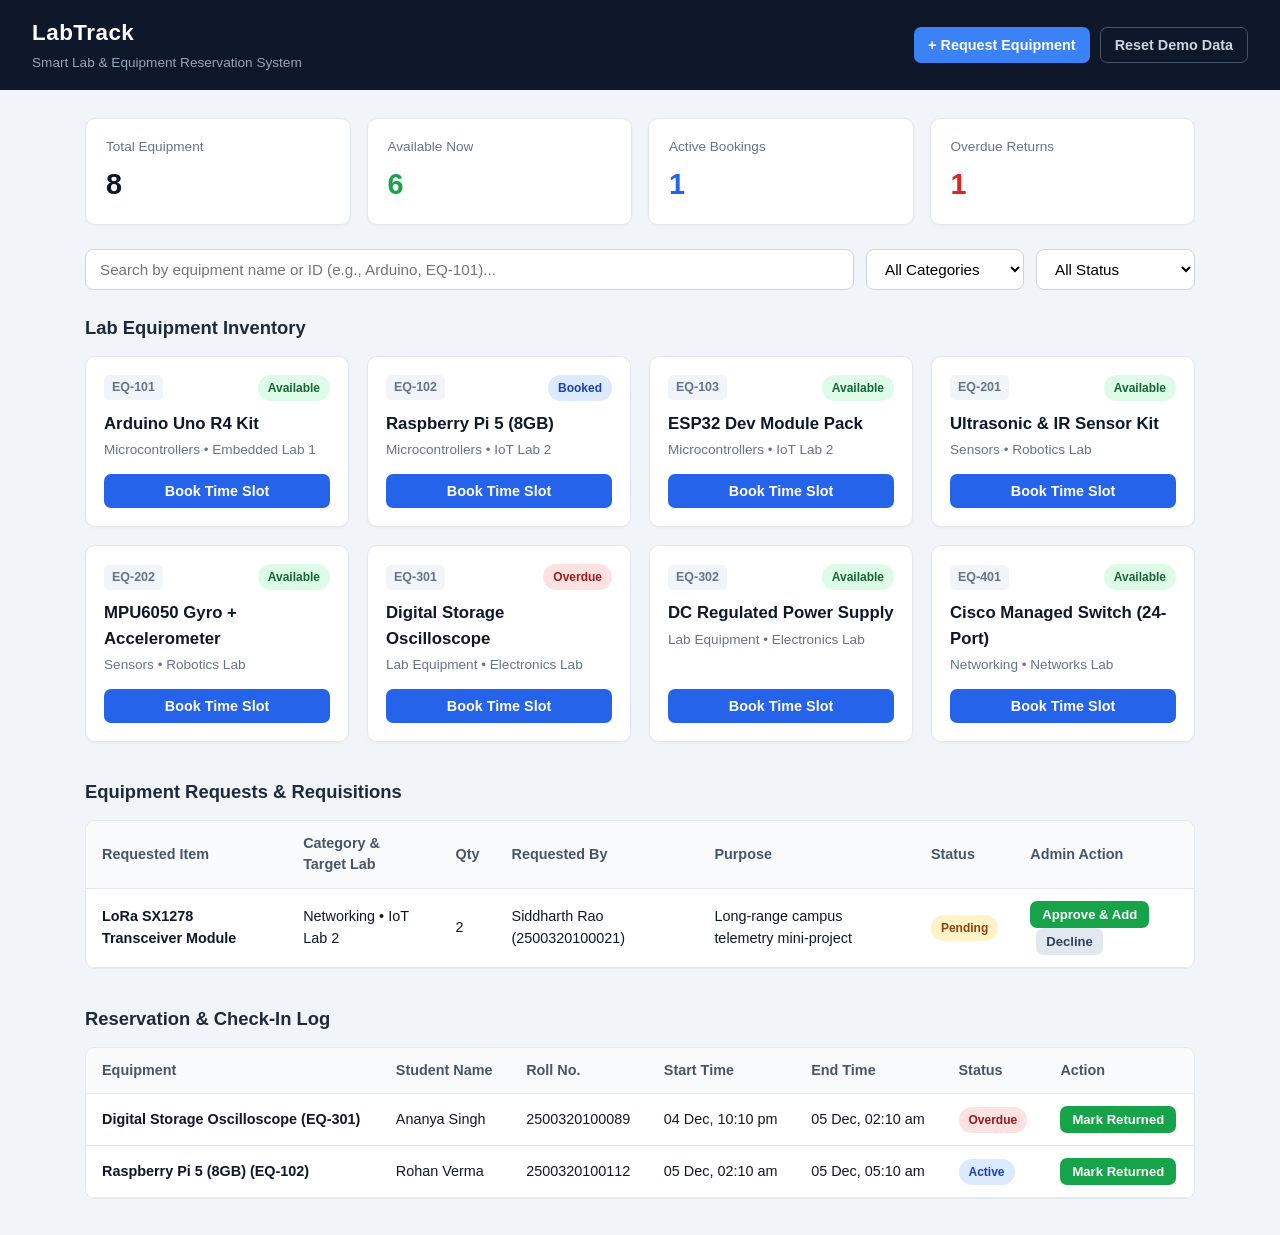
<file: index.html>
<!DOCTYPE html>
<html lang="en">
<head>
  <meta charset="UTF-8" />
  <meta name="viewport" content="width=device-width, initial-scale=1.0" />
  <title>Smart Lab &amp; Equipment Reservation Portal</title>
      <link rel="stylesheet" href="miniproject.css">

</head>
<body>

  <header class="navbar">
    <div class="brand">
      <h1>LabTrack</h1>
      <span>Smart Lab &amp; Equipment Reservation System</span>
    </div>
    <div class="header-actions">
      <button id="openRequestModalBtn" class="btn btn-accent">
        + Request Equipment
      </button>
      <button id="resetDemoBtn" class="btn btn-outline" title="Reset sample data">
        Reset Demo Data
      </button>
    </div>
  </header>

  <main class="container">
    <section class="stats-grid">
      <div class="stat-card">
        <span class="stat-label">Total Equipment</span>
        <strong id="totalCount" class="stat-value">0</strong>
      </div>
      <div class="stat-card">
        <span class="stat-label">Available Now</span>
        <strong id="availableCount" class="stat-value text-green">0</strong>
      </div>
      <div class="stat-card">
        <span class="stat-label">Active Bookings</span>
        <strong id="bookedCount" class="stat-value text-blue">0</strong>
      </div>
      <div class="stat-card">
        <span class="stat-label">Overdue Returns</span>
        <strong id="overdueCount" class="stat-value text-red">0</strong>
      </div>
    </section>

    <section class="controls-bar">
      <input
        type="text"
        id="searchInput"
        placeholder="Search by equipment name or ID (e.g., Arduino, EQ-101)..."
      />
      <select id="categoryFilter">
        <option value="All">All Categories</option>
        <option value="Microcontrollers">Microcontrollers</option>
        <option value="Sensors">Sensors</option>
        <option value="Lab Equipment">Lab Equipment</option>
        <option value="Networking">Networking</option>
      </select>
      <select id="statusFilter">
        <option value="All">All Status</option>
        <option value="Available">Available</option>
        <option value="Booked">Booked / In Use</option>
        <option value="Overdue">Overdue</option>
      </select>
    </section>

    <section>
      <h2 class="section-title">Lab Equipment Inventory</h2>
      <div id="equipmentGrid" class="equipment-grid"></div>
    </section>

    <section class="log-section">
      <h2 class="section-title">Equipment Requests &amp; Requisitions</h2>
      <div class="table-wrapper">
        <table>
          <thead>
            <tr>
              <th>Requested Item</th>
              <th>Category &amp; Target Lab</th>
              <th>Qty</th>
              <th>Requested By</th>
              <th>Purpose</th>
              <th>Status</th>
              <th>Admin Action</th>
            </tr>
          </thead>
          <tbody id="requestsTableBody"></tbody>
        </table>
      </div>
    </section>

    <section class="log-section">
      <h2 class="section-title">Reservation &amp; Check-In Log</h2>
      <div class="table-wrapper">
        <table>
          <thead>
            <tr>
              <th>Equipment</th>
              <th>Student Name</th>
              <th>Roll No.</th>
              <th>Start Time</th>
              <th>End Time</th>
              <th>Status</th>
              <th>Action</th>
            </tr>
          </thead>
          <tbody id="bookingTableBody"></tbody>
        </table>
      </div>
    </section>
  </main>

  <div id="bookingModal" class="modal hidden">
    <div class="modal-content">
      <div class="modal-header">
        <h3>Reserve Equipment</h3>
        <button id="closeBookingModalBtn" class="close-btn">&times;</button>
      </div>

      <p id="modalItemTitle" class="modal-subtitle"></p>
      <div id="existingSlotsBox" class="existing-slots"></div>

      <form id="bookingForm">
        <input type="hidden" id="selectedItemId" />

        <label for="studentName">Student Name</label>
        <input type="text" id="studentName" required placeholder="e.g., Aarav Sharma" />

        <label for="rollNo">University Roll No.</label>
        <input type="text" id="rollNo" required placeholder="e.g., 2500320100045" />

        <div class="time-row">
          <div>
            <label for="startTime">Start Time</label>
            <input type="datetime-local" id="startTime" required />
          </div>
          <div>
            <label for="endTime">End Time</label>
            <input type="datetime-local" id="endTime" required />
          </div>
        </div>

        <p id="formError" class="error-msg hidden"></p>

        <div class="modal-actions">
          <button type="button" id="cancelBookingModalBtn" class="btn btn-outline">Cancel</button>
          <button type="submit" class="btn btn-primary">Confirm Booking</button>
        </div>
      </form>
    </div>
  </div>

  <div id="requestModal" class="modal hidden">
    <div class="modal-content">
      <div class="modal-header">
        <h3>Request New Equipment</h3>
        <button id="closeRequestModalBtn" class="close-btn">&times;</button>
      </div>

      <p class="modal-subtitle">Submit an indent for lab coordinator approval</p>

      <form id="requestForm">
        <label for="reqEquipmentName">Equipment Name</label>
        <input type="text" id="reqEquipmentName" required placeholder="e.g., Logic Analyzer 16-Channel" />

        <div class="time-row">
          <div>
            <label for="reqCategory">Category</label>
            <select id="reqCategory" required>
              <option value="Microcontrollers">Microcontrollers</option>
              <option value="Sensors">Sensors</option>
              <option value="Lab Equipment">Lab Equipment</option>
              <option value="Networking">Networking</option>
            </select>
          </div>
          <div>
            <label for="reqQty">Quantity</label>
            <input type="number" id="reqQty" min="1" max="20" value="1" required />
          </div>
        </div>

        <label for="reqLab">Target Lab</label>
        <input type="text" id="reqLab" required placeholder="e.g., Embedded Lab 1" />

        <label for="reqBy">Requested By (Name &amp; Roll No.)</label>
        <input type="text" id="reqBy" required placeholder="e.g., Neha Gupta (2500320100064)" />

        <label for="reqPurpose">Project / Lab Purpose</label>
        <input type="text" id="reqPurpose" required placeholder="e.g., Capstone robotics sensor debugging" />

        <p id="requestFormError" class="error-msg hidden"></p>

        <div class="modal-actions">
          <button type="button" id="cancelRequestModalBtn" class="btn btn-outline">Cancel</button>
          <button type="submit" class="btn btn-primary">Submit Request</button>
        </div>
      </form>
    </div>
  </div>

  <script src="miniproject.js"></script>
</body>
</html>
</file>
<file: miniproject.css>
* {
  box-sizing: border-box;
  margin: 0;
  padding: 0;
  font-family: "Segoe UI", Tahoma, Geneva, Verdana, sans-serif;
}

body {
  background-color: #f1f5f9;
  color: #0f172a;
  line-height: 1.5;
}

.navbar {
  background-color: #0f172a;
  color: #ffffff;
  padding: 16px 32px;
  display: flex;
  justify-content: space-between;
  align-items: center;
  flex-wrap: wrap;
  gap: 12px;
}

.brand h1 {
  font-size: 1.4rem;
  letter-spacing: 0.5px;
}

.brand span {
  font-size: 0.85rem;
  color: #94a3b8;
}

.header-actions {
  display: flex;
  gap: 10px;
  flex-wrap: wrap;
}

.container {
  max-width: 1150px;
  margin: 28px auto;
  padding: 0 20px;
}

.stats-grid {
  display: grid;
  grid-template-columns: repeat(auto-fit, minmax(210px, 1fr));
  gap: 16px;
  margin-bottom: 24px;
}

.stat-card {
  background: #ffffff;
  padding: 18px 20px;
  border-radius: 10px;
  border: 1px solid #e2e8f0;
  box-shadow: 0 1px 3px rgba(0, 0, 0, 0.04);
}

.stat-label {
  display: block;
  font-size: 0.85rem;
  color: #64748b;
  margin-bottom: 6px;
}

.stat-value {
  font-size: 1.8rem;
  font-weight: 700;
}

.text-green { color: #16a34a; }
.text-blue { color: #2563eb; }
.text-red { color: #dc2626; }

.controls-bar {
  display: flex;
  gap: 12px;
  flex-wrap: wrap;
  margin-bottom: 24px;
}

.controls-bar input,
.controls-bar select {
  padding: 10px 14px;
  border: 1px solid #cbd5e1;
  border-radius: 8px;
  background: #ffffff;
  font-size: 0.95rem;
}

.controls-bar input {
  flex: 1;
  min-width: 240px;
}

.section-title {
  font-size: 1.15rem;
  margin-bottom: 14px;
  color: #1e293b;
}

.equipment-grid {
  display: grid;
  grid-template-columns: repeat(auto-fill, minmax(260px, 1fr));
  gap: 18px;
  margin-bottom: 36px;
}

.item-card {
  background: #ffffff;
  border: 1px solid #e2e8f0;
  border-radius: 10px;
  padding: 18px;
  display: flex;
  flex-direction: column;
  justify-content: space-between;
  gap: 14px;
  box-shadow: 0 1px 3px rgba(0, 0, 0, 0.04);
}

.card-top {
  display: flex;
  justify-content: space-between;
  align-items: center;
}

.item-id {
  font-size: 0.78rem;
  font-weight: 600;
  color: #64748b;
  background: #f1f5f9;
  padding: 3px 8px;
  border-radius: 5px;
}

.badge {
  font-size: 0.75rem;
  font-weight: 700;
  padding: 4px 10px;
  border-radius: 999px;
  display: inline-block;
}

.badge-available {
  background: #dcfce7;
  color: #166534;
}

.badge-booked {
  background: #dbeafe;
  color: #1e40af;
}

.badge-overdue {
  background: #fee2e2;
  color: #991b1b;
}

.badge-returned {
  background: #e2e8f0;
  color: #334155;
}

.badge-pending {
  background: #fef3c7;
  color: #92400e;
}

.item-title {
  font-size: 1.05rem;
  margin-bottom: 4px;
}

.item-meta {
  font-size: 0.85rem;
  color: #64748b;
}

.btn {
  padding: 9px 14px;
  border-radius: 7px;
  font-size: 0.9rem;
  font-weight: 600;
  cursor: pointer;
  border: none;
  transition: background 0.15s ease;
}

.btn-primary {
  background: #2563eb;
  color: #ffffff;
  width: 100%;
}

.btn-primary:hover {
  background: #1d4ed8;
}

.btn-accent {
  background: #3b82f6;
  color: #ffffff;
}

.btn-accent:hover {
  background: #2563eb;
}

.btn-outline {
  background: transparent;
  color: #cbd5e1;
  border: 1px solid #475569;
}

.btn-outline:hover {
  background: #1e293b;
  color: #ffffff;
}

.modal .btn-outline {
  color: #334155;
  border-color: #cbd5e1;
}

.modal .btn-outline:hover {
  background: #f1f5f9;
  color: #0f172a;
}

.btn-return {
  background: #16a34a;
  color: #ffffff;
  padding: 6px 12px;
  font-size: 0.82rem;
}

.btn-return:hover {
  background: #15803d;
}

.btn-reject {
  background: #e2e8f0;
  color: #334155;
  padding: 6px 10px;
  font-size: 0.82rem;
  margin-left: 6px;
}

.btn-reject:hover {
  background: #cbd5e1;
}

.log-section {
  margin-bottom: 36px;
}

.table-wrapper {
  background: #ffffff;
  border-radius: 10px;
  border: 1px solid #e2e8f0;
  overflow-x: auto;
}

table {
  width: 100%;
  border-collapse: collapse;
  text-align: left;
  font-size: 0.9rem;
}

th, td {
  padding: 12px 16px;
  border-bottom: 1px solid #e2e8f0;
}

th {
  background: #f8fafc;
  color: #475569;
  font-weight: 600;
}

.modal {
  position: fixed;
  inset: 0;
  background: rgba(15, 23, 42, 0.55);
  display: flex;
  justify-content: center;
  align-items: center;
  padding: 16px;
  z-index: 1000;
}

.hidden {
  display: none !important;
}

.modal-content {
  background: #ffffff;
  width: 100%;
  max-width: 460px;
  border-radius: 12px;
  padding: 24px;
  box-shadow: 0 10px 25px rgba(0, 0, 0, 0.15);
}

.modal-header {
  display: flex;
  justify-content: space-between;
  align-items: center;
  margin-bottom: 6px;
}

.close-btn {
  background: none;
  border: none;
  font-size: 1.5rem;
  cursor: pointer;
  color: #64748b;
}

.modal-subtitle {
  font-size: 0.9rem;
  color: #2563eb;
  font-weight: 600;
  margin-bottom: 12px;
}

.existing-slots {
  background: #f8fafc;
  border: 1px solid #e2e8f0;
  border-radius: 8px;
  padding: 10px 12px;
  font-size: 0.82rem;
  color: #475569;
  margin-bottom: 14px;
}

.existing-slots ul {
  margin-left: 16px;
  margin-top: 4px;
}

#bookingForm label,
#requestForm label {
  display: block;
  font-size: 0.85rem;
  font-weight: 600;
  margin-bottom: 4px;
  margin-top: 10px;
}

#bookingForm input,
#requestForm input,
#requestForm select {
  width: 100%;
  padding: 9px 12px;
  border: 1px solid #cbd5e1;
  border-radius: 7px;
  font-size: 0.9rem;
  background: #ffffff;
}

.time-row {
  display: grid;
  grid-template-columns: 1fr 1fr;
  gap: 10px;
}

.error-msg {
  margin-top: 12px;
  padding: 9px 12px;
  background: #fee2e2;
  color: #991b1b;
  border-radius: 6px;
  font-size: 0.85rem;
  font-weight: 600;
}

.modal-actions {
  display: flex;
  justify-content: flex-end;
  gap: 10px;
  margin-top: 18px;
}

.modal-actions .btn-primary {
  width: auto;
}
</file>
